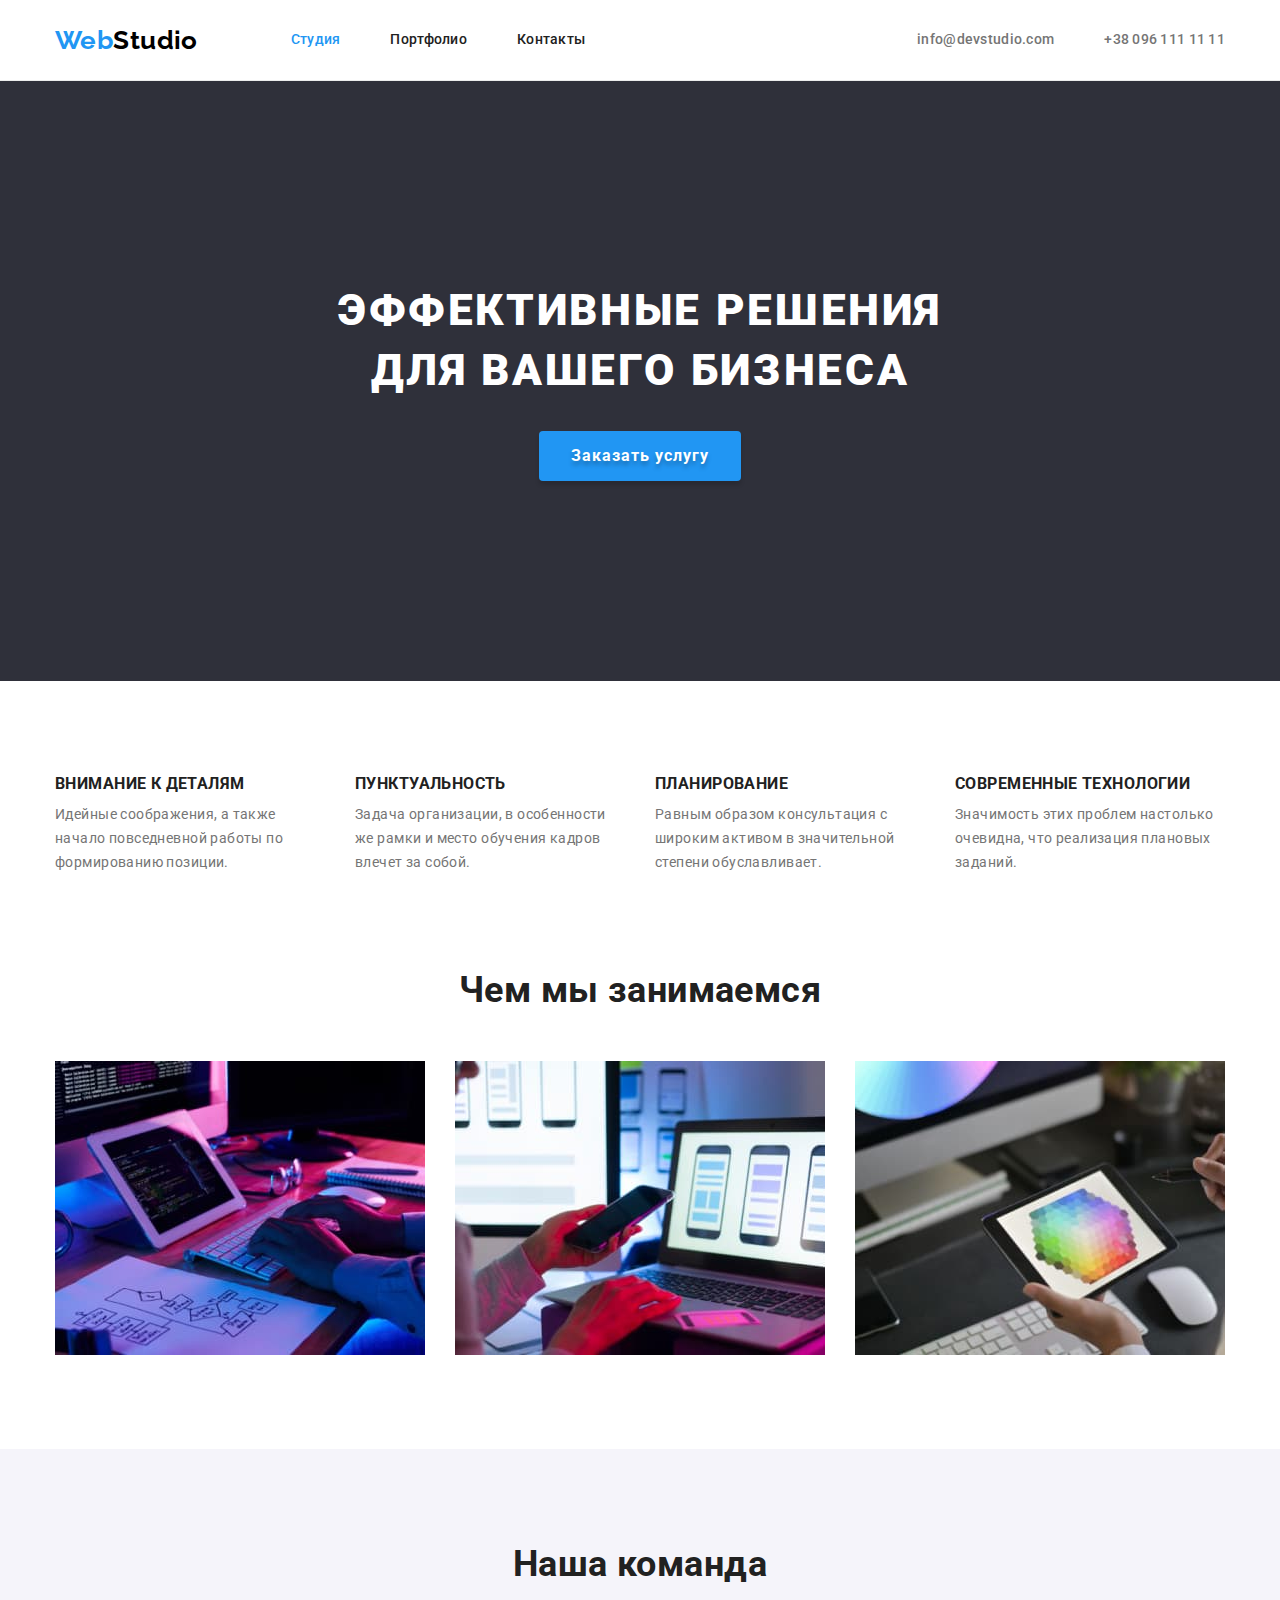
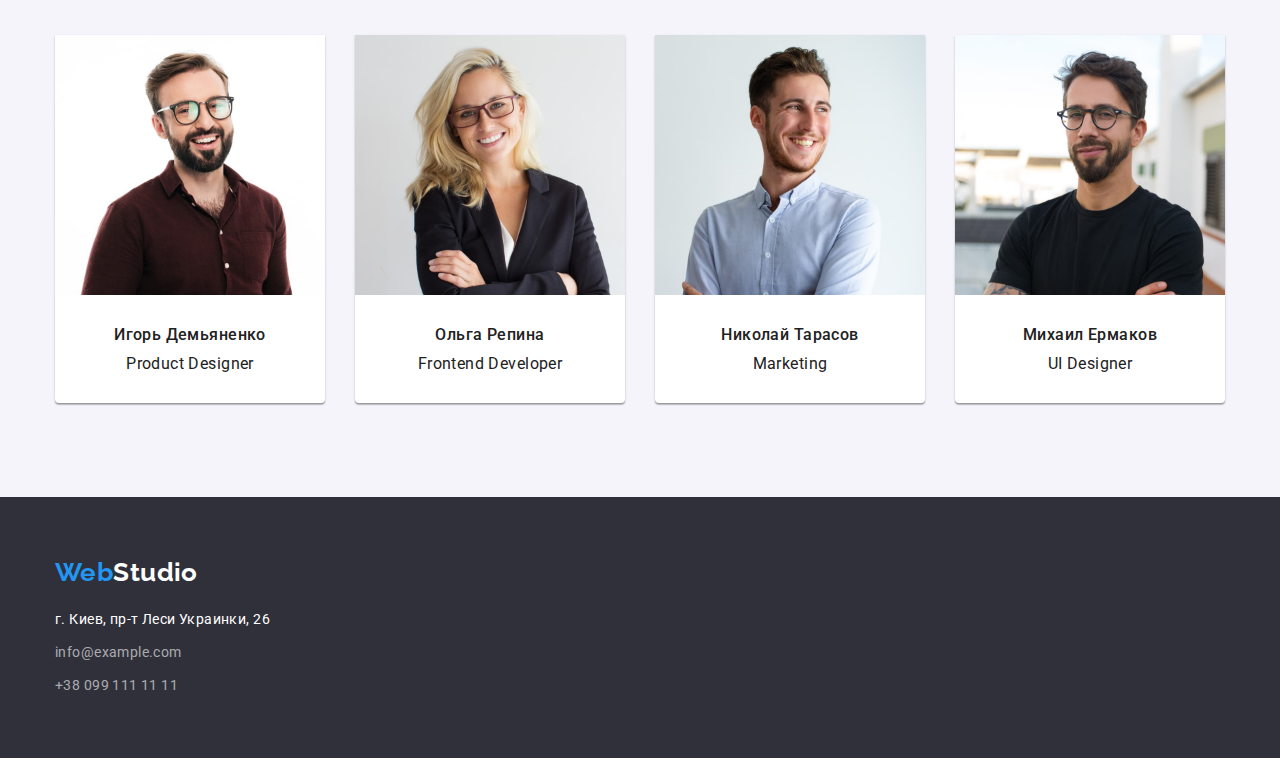
<file: index.html>
<!DOCTYPE html>
<html lang="ru">

<head>
    <meta charset="UTF-8">
    <meta http-equiv="X-UA-Compatible" content="IE=edge">
    <meta name="viewport" content="width=device-width, initial-scale=1.0">
    <link rel="preconnect" href="https://fonts.googleapis.com">
    <link rel="preconnect" href="https://fonts.gstatic.com" crossorigin>
    <link
        href="https://fonts.googleapis.com/css2?family=Raleway:wght@700&family=Roboto:wght@400;500;700;900&display=swap"
        rel="stylesheet">
    <link rel="stylesheet"
        href="https://cdnjs.cloudflare.com/ajax/libs/modern-normalize/1.1.0/modern-normalize.min.css">
    <link rel="stylesheet" href="./css/styles.css" />
    <title>WebStudio</title>
</head>

<body>
    <header class="header">
        <div class="container flex-container">
            <a href="#" class="logo-link"> <span class="logo-web">Web</span><span class="logo-studio">Studio</span></a>
            <nav class="site-nav">
                <ul class="site-nav-list">
                    <li class="site-nav-item"><a href="#" class="site-nav-link current">Студия</a></li>
                    <li class="site-nav-item"><a href="./portfolio.html" class="site-nav-link">Портфолио</a></li>
                    <li class="site-nav-item"><a href="#" class="site-nav-link">Контакты</a></li>
                </ul>
            </nav>
            <ul class="auth-nav-list">
                <li class="auth-nav-item"><a href="mailto:info@devstudio.com" class="auth-nav-link">info@devstudio.com
                    </a></li>
                <li class="auth-nav-item"><a href="tel:+380961111111" class="auth-nav-link">+38 096 111 11 11</a></li>
            </ul>
        </div>
    </header>
    <main>
        <!--The hero-->
        <section class="hero">
            <div class="container">
                <h1 class="hero-title">Эффективные решения для вашего бизнеса</h1>
                <button type="button" class="btn-primary">Заказать услугу</button>
            </div>
        </section>
        <!--The features-->
        <section class="section">
            <div class="container">
                <h2 class="visually-hidden">Особенности</h2>
                <ul class="feature-list">
                    <li class="feature-item">
                        <h3 class="section-subtitle">Внимание к деталям</h3>
                        <p class="section-text">Идейные соображения, а также начало повседневной работы по формированию
                            позиции.</p>
                    </li>
                    <li class="feature-item">
                        <h3 class="section-subtitle">Пунктуальность</h3>
                        <p class="section-text">Задача организации, в особенности же рамки и место обучения кадров
                            влечет за собой.</p>
                    </li>
                    <li class="feature-item">
                        <h3 class="section-subtitle">Планирование</h3>
                        <p class="section-text">Равным образом консультация с широким активом в значительной степени
                            обуславливает.</p>
                    </li>
                    <li class="feature-item">
                        <h3 class="section-subtitle">Современные технологии</h3>
                        <p class="section-text">Значимость этих проблем настолько очевидна, что реализация плановых
                            заданий.</p>
                    </li>
                </ul>
            </div>
        </section>
        <!--What are we doing-->
        <section class="section section-work">
            <div class="container">
                <h2 class="section-title">Чем мы занимаемся</h2>
                <ul class="work-list">
                    <Li class="work-item"><img src="./images/box1.jpg" alt="Програмист работает на своем робочем месте"
                            width="370"> </Li>
                    <Li class="work-item"><img src="./images/box2.jpg"
                            alt="Веб-дизайнер разрабатывает интерфейс для смартфона" width="370"> </Li>
                    <Li class="work-item"><img src="./images/box3.jpg"
                            alt="Дизайнер-художник подбирает цвета на графическом планшете " width="370"> </Li>
                </ul>
            </div>
        </section>
        <!--Our team-->
        <section class=" section section-team">
            <div class="container">
                <h2 class="section-title">Наша команда</h2>
                <ul class="team-list">
                    <Li class="team-item">
                        <img src="./images/team_card1.jpg" alt="" width="270">

                        <div class="team-content">
                            <h3 class="team-title">Игорь Демьяненко</h3>
                            <p class="team-text">Product Designer</p>
                        </div>
                    </Li>
                    <Li class="team-item">
                        <img src="./images/team_card2.jpg" alt="" width="270">

                        <div class="team-content">
                            <h3 class="team-title">Ольга Репина</h3>
                            <p class="team-text">Frontend Developer</p>
                        </div>
                    </Li>
                    <Li class="team-item">
                        <img src="./images/team_card3.jpg" alt="" width="270">

                        <div class="team-content">
                            <h3 class="team-title">Николай Тарасов</h3>
                            <p class="team-text">Marketing</p>
                        </div>
                    </Li>
                    <Li class="team-item">
                        <img src="./images/team_card4.jpg" alt="" width="270">

                        <div class="team-content">
                            <h3 class="team-title">Михаил Ермаков</h3>
                            <p class="team-text">UI Designer</p>
                        </div>
                    </Li>
                </ul>
            </div>
        </section>
    </main>
    <footer class="footer">
        <div class="container">
            <a href="#" class="logo-link"> <span class="logo-web">Web</span><span
                    class="footer-logo-studio">Studio</span></a>
            <address class="address">
                <ul class="address-list">
                    <li class="address-item">
                        <p class="address-text">г. Киев, пр-т Леси Украинки, 26</p>
                    </li>
                    <li class="address-item"><a href="mailto:info@example.com" class="address-link">info@example.com</a>
                    </li>
                    <li class="address-item"><a href="tel:+380991111111" class="address-link">+38 099 111 11 11</a></li>
                </ul>
            </address>
        </div>
    </footer>
</body>

</html>
</file>
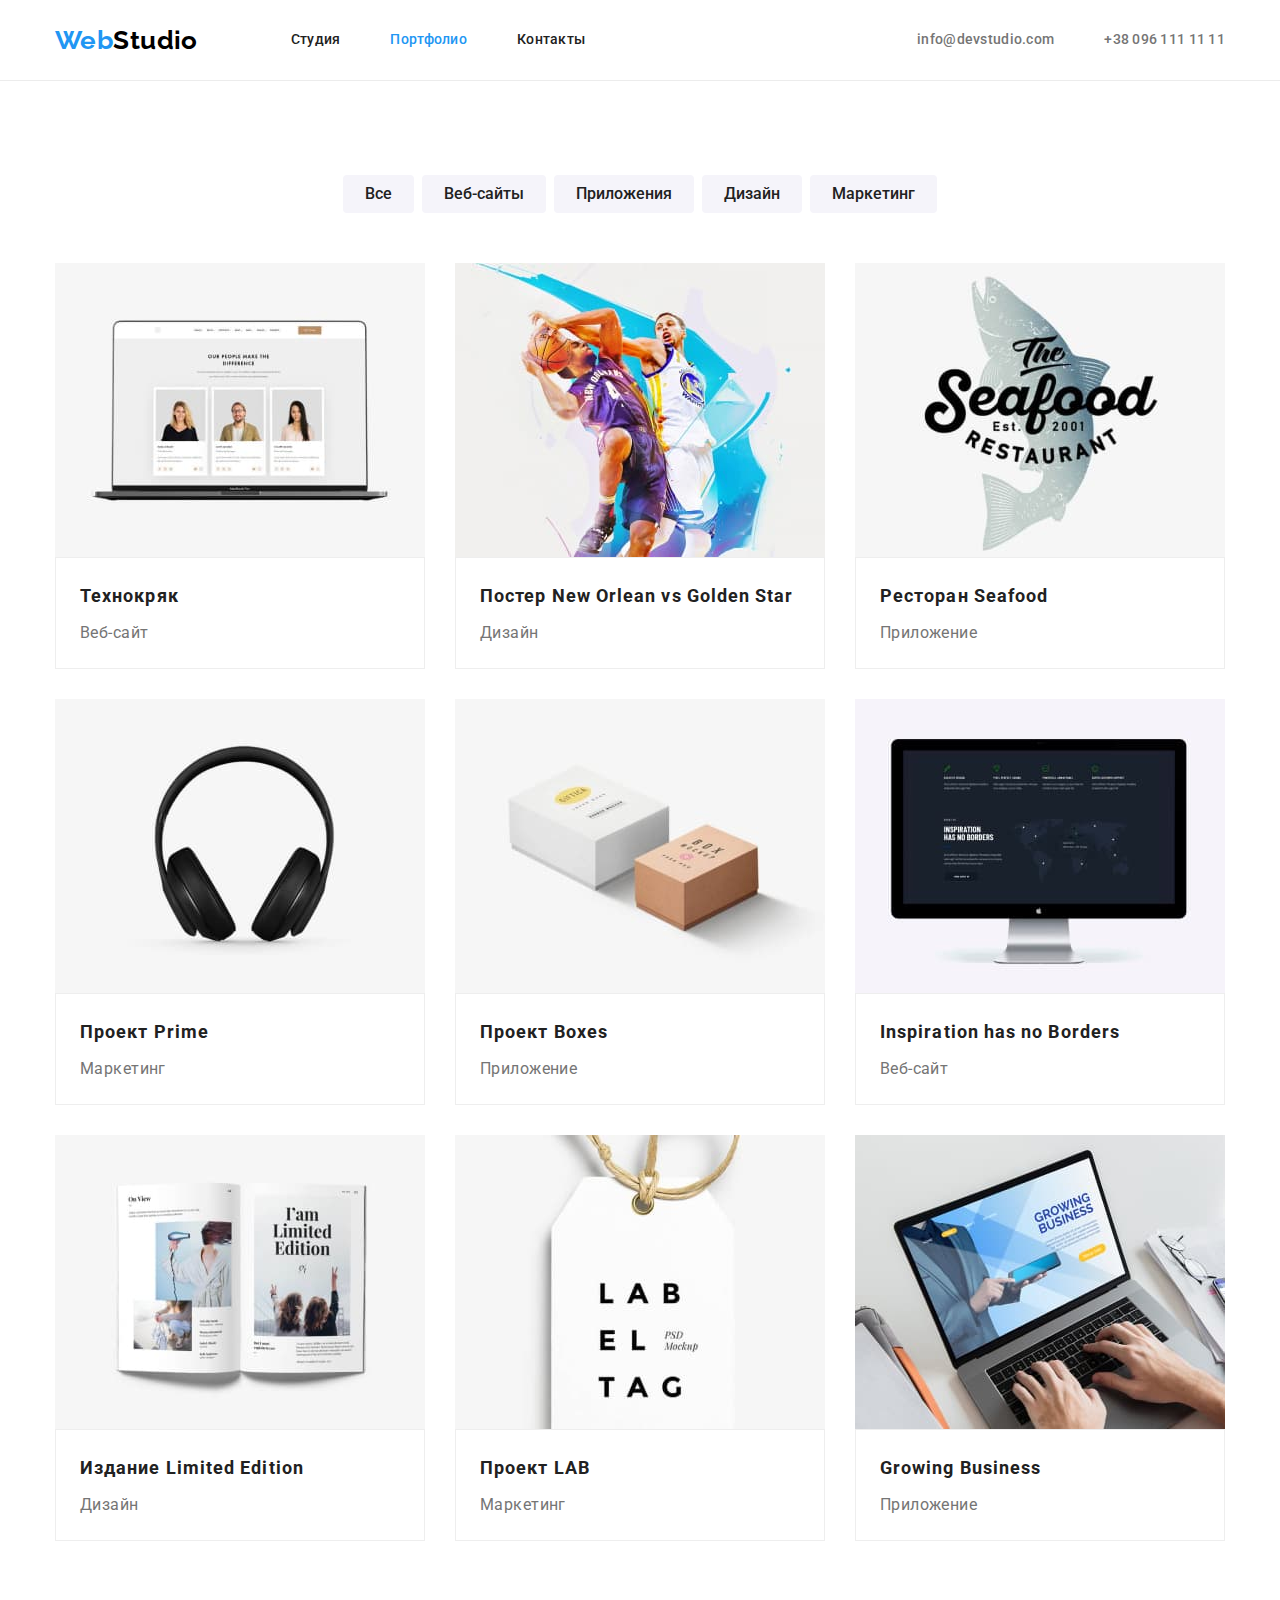
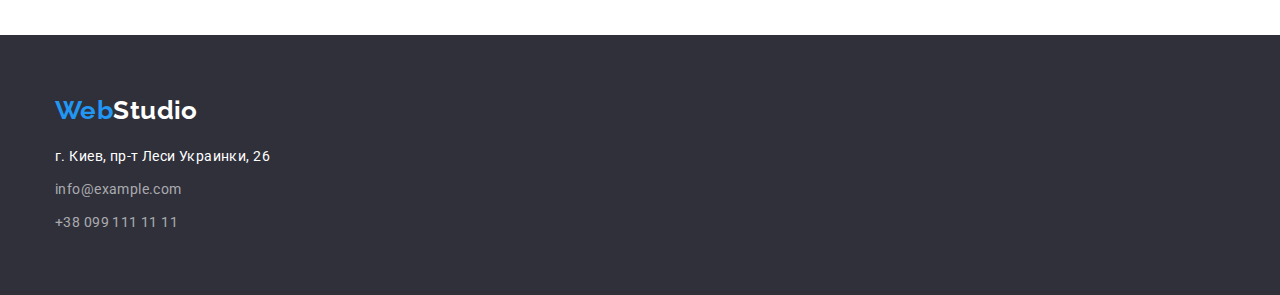
<file: portfolio.html>
<!DOCTYPE html>
<html lang="ru">

<head>
    <meta charset="UTF-8">
    <meta http-equiv="X-UA-Compatible" content="IE=edge">
    <meta name="viewport" content="width=device-width, initial-scale=1.0">
    <link rel="preconnect" href="https://fonts.googleapis.com">
    <link rel="preconnect" href="https://fonts.gstatic.com" crossorigin>
    <link
        href="https://fonts.googleapis.com/css2?family=Raleway:wght@700&family=Roboto:wght@400;500;700;900&display=swap"
        rel="stylesheet">
    <link rel="stylesheet"
        href="https://cdnjs.cloudflare.com/ajax/libs/modern-normalize/1.1.0/modern-normalize.min.css">
    <link rel="stylesheet" href="./css/styles.css" />
    <title>WebStudio</title>
</head>

<body>
    <header class="header-portflio">
        <div class="container flex-container">
            <a href="#" class="logo-link"> <span class="logo-web">Web</span><span class="logo-studio">Studio</span></a>
            <nav class="site-nav">
                <ul class="site-nav-list">
                    <li class="site-nav-item"><a href="./index.html" class="site-nav-link">Студия</a></li>
                    <li class="site-nav-item"><a href="#" class="site-nav-link current">Портфолио</a></li>
                    <li class="site-nav-item"><a href="#" class="site-nav-link">Контакты</a></li>
                </ul>
            </nav>
            <ul class="auth-nav-list">
                <li class="auth-nav-item"><a href="mailto:info@devstudio.com" class="auth-nav-link">info@devstudio.com
                    </a>
                </li>
                <li class="auth-nav-item"><a href="tel:+380961111111" class="auth-nav-link">+38 096 111 11 11</a></li>
            </ul>
        </div>
    </header>
    <main>
        <section class="section">
            <div class="container">
                <h1 class="visually-hidden">Портфолио</h1>
                <ul class="filter-list">
                    <li class="filter-item"><button type="button" class="btn-secondary">Все</button></li>
                    <li class="filter-item"><button type="button" class="btn-secondary">Веб-сайты</button></li>
                    <li class="filter-item"><button type="button" class="btn-secondary">Приложения</button></li>
                    <li class="filter-item"><button type="button" class="btn-secondary">Дизайн</button></li>
                    <li class="filter-item"><button type="button" class="btn-secondary">Маркетинг</button></li>
                </ul>
                <ul class="portfolio-list">
                    <li class="portfolio-item">
                        <a href="#" class="portfolio-link">
                            <img src="./images/project1.jpg"
                                alt="Открытый ноутбук,на мониторе которого отображается сайт" width="370">
                            <div class="portfolio-content">
                                <h2 class="portfolio-title">Технокряк</h2>
                                <p class="portfolio-text">Веб-сайт</p>
                            </div>
                        </a>
                    </li>
                    <li class="portfolio-item">
                        <a href="#" class="portfolio-link">
                            <img src="./images/project2.jpg"
                                alt="Изображены два баскетболиста во время игры. У одного из них в руках мяч."
                                width="370">
                            <div class="portfolio-content">
                                <h2 class="portfolio-title">Постер New Orlean vs Golden Star</h2>
                                <p class="portfolio-text">Дизайн</p>
                            </div>
                        </a>
                    </li>
                    <li class="portfolio-item">
                        <a href="#" class="portfolio-link">
                            <img src="./images/project3.jpg"
                                alt="Название рыбного ресторана Seafood. На заднем фоне изображена рыба. " width="370">
                            <div class="portfolio-content">
                                <h2 class="portfolio-title">Ресторан Seafood</h2>
                                <p class="portfolio-text">Приложение</p>
                            </div>


                        </a>
                    </li>
                    <li class="portfolio-item">
                        <a href="#" class="portfolio-link">
                            <img src="./images/project4.jpg" alt="Черные наушники" width="370">
                            <div class="portfolio-content">
                                <h2 class="portfolio-title">Проект Prime</h2>
                                <p class="portfolio-text">Маркетинг</p>
                            </div>
                        </a>
                    </li>
                    <li class="portfolio-item">
                        <a href="#" class="portfolio-link">
                            <img src="./images/project5.jpg"
                                alt="Две коробки. Одна белого цвета, вторая - светло-коричневого." width="370">
                            <div class="portfolio-content">
                                <h2 class="portfolio-title">Проект Boxes</h2>
                                <p class="portfolio-text">Приложение</p>
                            </div>

                        </a>
                    </li>
                    <li class="portfolio-item">
                        <a href="#" class="portfolio-link">
                            <img src="./images/project6.jpg" alt="Черный монитор. На экране которгоотображатся сайт."
                                width="370">
                            <div class="portfolio-content">
                                <h2 class="portfolio-title">Inspiration has no Borders</h2>
                                <p class="portfolio-text">Веб-сайт</p>
                            </div>

                        </a>
                    </li>
                    <li class="portfolio-item">
                        <a href="#" class="portfolio-link">
                            <img src="./images/project7.jpg"
                                alt="Развернытый журнал. На страницах котогого размещены фотографии девушек."
                                width="370">
                            <div class="portfolio-content">
                                <h2 class="portfolio-title">Издание Limited Edition</h2>
                                <p class="portfolio-text">Дизайн</p>
                            </div>

                        </a>
                    </li>
                    <li class="portfolio-item">
                        <a href="#" class="portfolio-link">
                            <img src="./images/project8.jpg" alt="Ярлык с надписью LABEL TAG" width="370">
                            <div class="portfolio-content">
                                <h2 class="portfolio-title">Проект LAB</h2>
                                <p class="portfolio-text">Маркетинг</p>
                            </div>

                        </a>
                    </li>
                    <li class="portfolio-item">
                        <a href="#" class="portfolio-link">
                            <img src="./images/project9.jpg" alt="Ноутбук и руки работающего на нем человека"
                                width="370">
                            <div class="portfolio-content">
                                <h2 class="portfolio-title">Growing Business</h2>
                                <p class="portfolio-text">Приложение</p>
                            </div>

                        </a>
                    </li>
                </ul>
            </div>
        </section>
    </main>
    <footer class="footer">
        <div class="container">
            <a href="#" class="logo-link"> <span class="logo-web">Web</span><span
                    class="footer-logo-studio">Studio</span></a>
            <address class="address">
                <ul class="address-list">
                    <li class="address-item">
                        <p class="address-text">г. Киев, пр-т Леси Украинки, 26</p>
                    </li>
                    <li class="address-item"><a href="mailto:info@example.com" class="address-link">info@example.com</a>
                    </li>
                    <li class="address-item"><a href="tel:+380991111111" class="address-link">+38 099 111 11 11</a></li>
                </ul>
            </address>
        </div>
    </footer>
</body>

</html>
</file>
<file: css/styles.css>
:root {
  --primary-text-color: #212121;
  --secondary-text-color: #757575;
  --accent-color: #2196f3;
  --address-link-color: rgba(255, 255, 255, 0.6);
  --primary-white-color: #ffffff;
  --secondary-bg-color: #f5f4fa;
  --card-set-gap: 30px;
}
body {
  background-color: var(--primary-white-color);
  color: var(--primary-text-color);
  font-family: Roboto, sans-serif;
  font-size: 14px;
  line-height: 1.14;
  letter-spacing: 0.03em;
}

ul {
  padding: 0;
  list-style: none;
}

a {
  text-decoration: none;
}
h1,
h2,
h3,
ul,
p {
  margin: 0;
}
.header {
  border-bottom: 1px solid #ececec;
}
.header-portflio {
  border-bottom: 1px solid #ececec;
}
.container {
  width: 1200px;
  padding-left: 15px;
  padding-right: 15px;
  margin-left: auto;
  margin-right: auto;
}
.flex-container {
  display: flex;
  align-items: center;
}
.site-nav {
  display: flex;
  margin-left: 93px;
}
.site-nav-list {
  display: flex;
}
.site-nav-item:not(:last-child),
.auth-nav-item:not(:last-child) {
  margin-right: 50px;
}
.site-nav-link {
  display: block;
  padding-top: 32px;
  padding-bottom: 32px;
}
.auth-nav-list {
  display: flex;
  margin-left: auto;
}
.logo-web,
.logo-studio,
.footer-logo-studio {
  font-family: Raleway;
  font-weight: 700;
  font-size: 26px;
  line-height: 1.19;
}
.logo-web {
  color: var(--accent-color);
}
.logo-studio {
  color: #000000;
}
/*nav*/

.site-nav-link,
.auth-nav-link,
.address-link {
  font-weight: 500;
  letter-spacing: 0.02em;
}
.site-nav-link {
  color: var(--primary-text-color);
}
.site-nav-link:hover,
.site-nav-link:focus {
  color: var(--accent-color);
}

.site-nav-link.current {
  color: var(--accent-color);
}
.auth-nav-link {
  color: var(--secondary-text-color);
}

.auth-nav-link:hover,
.auth-nav-link:focus {
  color: var(--accent-color);
}

/*the hero*/
.hero {
  padding: 200px 0;
  background-color: #2f303a;
  text-align: center;
}
.hero-title {
  width: 696px;
  margin-top: 0;
  margin-bottom: var(--card-set-gap);
  margin-left: auto;
  margin-right: auto;

  color: var(--primary-white-color);
  font-weight: 900;
  font-size: 44px;
  line-height: 1.36;
  letter-spacing: 0.06em;
  text-transform: uppercase;
}
.btn-primary {
  display: inline-block;
  min-width: 200px;
  padding: 10px 32px;
  color: var(--primary-white-color);
  background-color: var(--accent-color);
  text-shadow: 0px 4px 4px rgba(0, 0, 0, 0.25);
  box-shadow: 0px 4px 4px rgba(0, 0, 0, 0.15);
  border: 0px solid transparent;
  border-radius: 4px;
  cursor: pointer;
  font-family: inherit;
  font-weight: 700;
  font-size: 16px;
  line-height: 1.87;
  letter-spacing: 0.06em;
}

.btn-primary:hover,
.btn-primary:focus {
  background-color: #188ce8;
}
/* the main section*/
.section {
  padding-top: 94px;
  padding-bottom: 94px;
}
.visually-hidden {
  position: absolute;
  clip: rect(0 0 0 0);
  width: 1px;
  height: 1px;
  margin: -1px;
}
.feature-list {
  display: flex;
  flex-wrap: wrap;
}
.feature-item {
  width: calc((100% - 3 * var(--card-set-gap)) / 4);
}
.feature-item:not(:last-child) {
  margin-right: var(--card-set-gap);
}

.section-subtitle {
  margin-bottom: 10px;
  color: var(--primary--text-color);
  font-weight: 700;
  text-transform: uppercase;
}
.section-work {
  padding-top: 0;
}

img {
  display: block;
  max-width: 100%;
  height: auto;
}
.work-list {
  display: flex;
}

.work-item:not(:last-child) {
  margin-right: var(--card-set-gap);
}
.section-text,
.address-text {
  line-height: 1.71;
}

.section-text {
  color: var(--secondary-text-color);
}
.section-title {
  margin-bottom: 50px;
  font-weight: 700;
  font-size: 36px;
  line-height: 1.17;
  text-align: center;
}
.team-list {
  display: flex;
}
.team-item {
  width: calc((100% - 3 * var(--card-set-gap)) / 4);
  background: var(--primary-white-color);
  box-shadow: 0px 1px 3px rgba(0, 0, 0, 0.12), 0px 1px 1px rgba(0, 0, 0, 0.14),
    0px 2px 1px rgba(0, 0, 0, 0.2);
  border-radius: 0px 0px 4px 4px;
}
.team-item:not(:last-child) {
  margin-right: var(--card-set-gap);
}
.team-title {
  margin-bottom: 10px;
  font-weight: 500;
  font-size: 16px;
  line-height: 1.19;
  text-align: center;
}
.team-text {
  font-size: 16px;
  line-height: 1.19;
  text-align: center;
}
.section-team {
  background-color: var(--secondary-bg-color);
}
.team-content {
  padding-top: 30px;

  padding-bottom: 30px;
}

/*portfolio filters*/

.filter-list {
  display: flex;
  justify-content: center;
  margin-bottom: 50px;
}
.filter-item:not(:last-child) {
  margin-right: 8px;
}
.btn-secondary {
  border: transparent;
  padding: 6px 22px;
  border-radius: 4px;
  color: var(--primary-text-color);
  background-color: var(--secondary-bg-color);
  cursor: pointer;
  font-family: inherit;
  font-weight: 500;
  font-size: 16px;
  line-height: 1.62;
  text-align: center;
}
.btn-secondary:hover,
.btn-secondary:focus {
  color: var(--primary-white-color);
  background-color: var(--accent-color);
  box-shadow: 0px 3px 1px rgba(0, 0, 0, 0.1), 0px 1px 2px rgba(0, 0, 0, 0.08),
    0px 2px 2px rgba(0, 0, 0, 0.12);
}

/*portfolio projects*/

.portfolio-list {
  display: flex;
  flex-wrap: wrap;
  margin: 0;
}

.portfolio-item {
  width: calc((100% - 2 * var(--card-set-gap)) / 3);
}
.portfolio-item:not(:nth-child(3n)) {
  margin-right: var(--card-set-gap);
}
.portfolio-item:not(:nth-last-child(-n + 3)) {
  margin-bottom: var(--card-set-gap);
}
.portfolio-link {
  display: block;
}
.portfolio-content {
  padding: 20px 24px;
  background: var(--primary-white-color);
  border: 1px solid #eeeeee;
}

.portfolio-title {
  margin-bottom: 4px;
  color: var(--primary-text-color);
  font-weight: 700;
  font-size: 18px;
  line-height: 2;
  letter-spacing: 0.06em;
}

.portfolio-text {
  color: var(--secondary-text-color);
  font-size: 16px;
  line-height: 1.87;
}

/*footer*/
.footer {
  padding-top: 60px;
  padding-bottom: 60px;
  background-color: #2f303a;
}
.logo-link {
  display: block;
}
.footer-logo-studio {
  color: var(--primary-white-color);
}

.address-item:not(:last-child) {
  margin-bottom: 9px;
}
.address {
  font-style: normal;
  margin-top: 20px;
}
.address-text {
  color: var(--primary-white-color);
}
.address-link {
  color: var(--address-link-color);
  font-style: normal;
  font-weight: 400;
  line-height: 1.71;
  letter-spacing: 0.03em;
}
.address-link:hover,
.address-link:focus {
  color: var(--accent-color);
}
</file>
